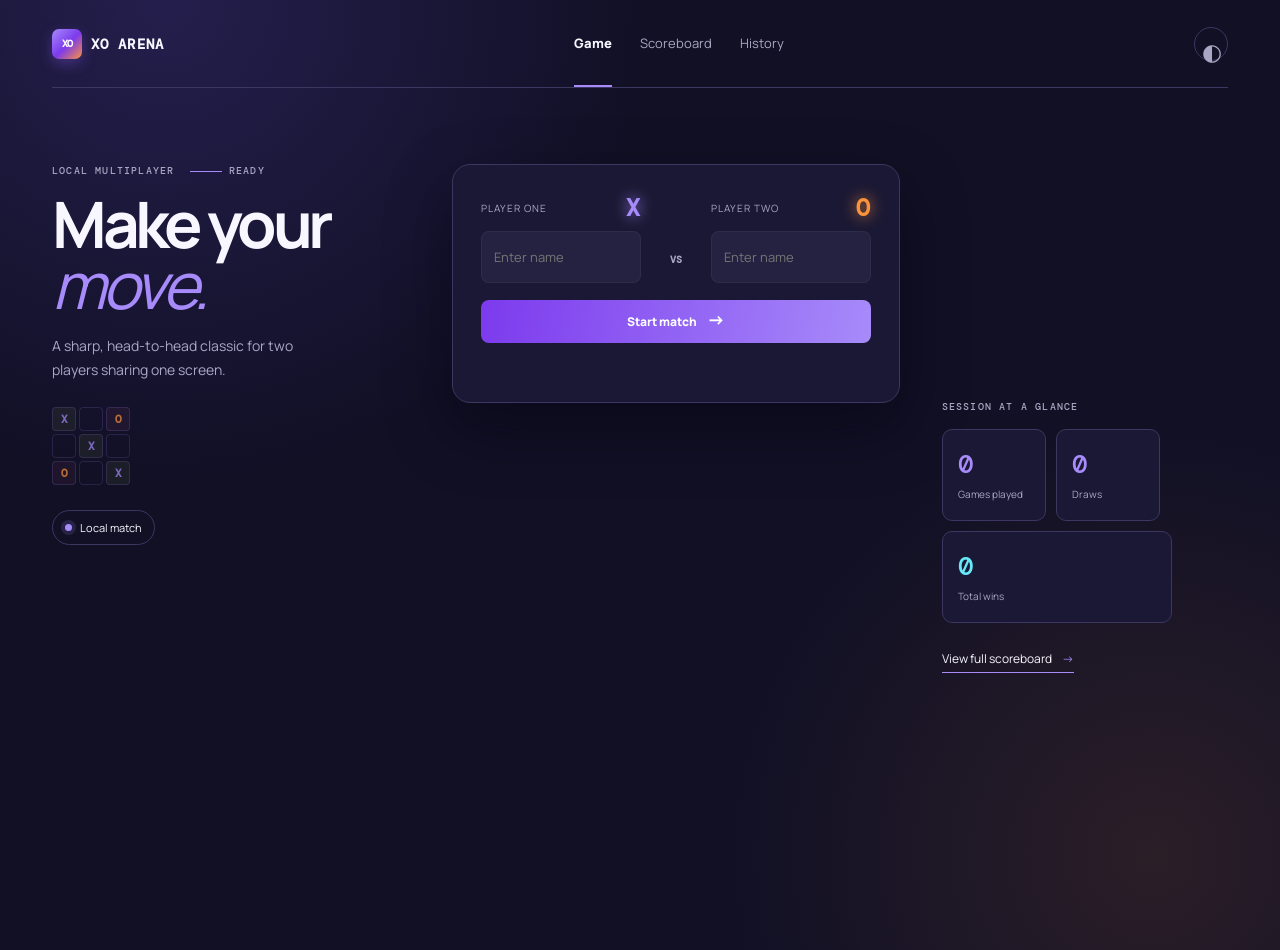
<file: index.html>
<!doctype html>
<html lang="en">
<head>
  <meta charset="UTF-8" />
  <meta name="viewport" content="width=device-width, initial-scale=1.0" />
  <meta name="description" content="A polished local multiplayer Tic-Tac-Toe game." />
  <title>XO Arena | Tic-Tac-Toe</title>
  <link rel="preconnect" href="https://fonts.googleapis.com" />
  <link rel="preconnect" href="https://fonts.gstatic.com" crossorigin />
  <link href="https://fonts.googleapis.com/css2?family=DM+Mono:wght@400;500&family=Manrope:wght@400;500;600;700;800&display=swap" rel="stylesheet" />
  <link rel="stylesheet" href="css/style.css" />
  <link rel="stylesheet" href="css/theme.css" />
</head>
<body>
  <div class="app-shell">
    <header class="site-header">
      <a class="brand" href="index.html" aria-label="XO Arena home"><span class="brand-mark">XO</span><span>XO ARENA</span></a>
      <nav class="nav-links" aria-label="Main navigation">
        <a class="active" href="index.html">Game</a><a href="scoreboard.html">Scoreboard</a><a href="history.html">History</a>
      </nav>
      <button id="theme-toggle" class="icon-button" type="button" aria-label="Switch color theme"><span aria-hidden="true">◐</span></button>
    </header>

    <main class="game-layout">
      <section class="intro-panel">
        <p class="eyebrow">LOCAL MULTIPLAYER <span></span> READY</p>
        <h1>Make your <em>move.</em></h1>
        <p class="intro-copy">A sharp, head-to-head classic for two players sharing one screen.</p>
        <div class="preview-grid" aria-hidden="true">
          <span class="x">X</span><span></span><span class="o">O</span>
          <span></span><span class="x">X</span><span></span>
          <span class="o">O</span><span></span><span class="x">X</span>
        </div>
        <div class="mode-pill"><span class="live-dot"></span> Local match</div>
      </section>

      <section class="game-panel" aria-label="Tic-Tac-Toe game">
        <form id="player-form" class="player-form" novalidate>
          <div class="field"><label for="player-x">Player one <b>X</b></label><input id="player-x" maxlength="24" placeholder="Enter name" autocomplete="name" /></div>
          <div class="vs">VS</div>
          <div class="field"><label for="player-o">Player two <b>O</b></label><input id="player-o" maxlength="24" placeholder="Enter name" autocomplete="name" /></div>
          <button class="start-button" type="submit">Start match <span>→</span></button>
          <p id="form-error" class="form-error" role="alert"></p>
        </form>

        <div id="match-area" class="match-area is-hidden">
          <div class="match-topbar">
            <div id="turn-indicator" class="turn-indicator" aria-live="polite"></div>
            <button id="new-game-button" class="text-button" type="button">New game</button>
          </div>
          <div id="board" class="board" role="grid" aria-label="Tic-Tac-Toe board">
            <button class="cell" type="button" data-index="0" role="gridcell" aria-label="Cell 1"></button><button class="cell" type="button" data-index="1" role="gridcell" aria-label="Cell 2"></button><button class="cell" type="button" data-index="2" role="gridcell" aria-label="Cell 3"></button>
            <button class="cell" type="button" data-index="3" role="gridcell" aria-label="Cell 4"></button><button class="cell" type="button" data-index="4" role="gridcell" aria-label="Cell 5"></button><button class="cell" type="button" data-index="5" role="gridcell" aria-label="Cell 6"></button>
            <button class="cell" type="button" data-index="6" role="gridcell" aria-label="Cell 7"></button><button class="cell" type="button" data-index="7" role="gridcell" aria-label="Cell 8"></button><button class="cell" type="button" data-index="8" role="gridcell" aria-label="Cell 9"></button>
          </div>
          <p id="game-message" class="game-message" aria-live="polite"></p>
        </div>
      </section>

      <aside class="quick-stats">
        <p class="eyebrow">SESSION AT A GLANCE</p>
        <div class="stat-cards">
          <div><span id="quick-total">0</span><small>Games played</small></div><div><span id="quick-draws">0</span><small>Draws</small></div>
          <div class="total-wins"><span id="quick-wins">0</span><small>Total wins</small></div>
        </div>
        <a class="view-link" href="scoreboard.html">View full scoreboard <span>→</span></a>
      </aside>
    </main>
  </div>
  <dialog id="result-dialog" class="result-dialog">
    <button id="dialog-close" class="dialog-close" type="button" aria-label="Close result">×</button>
    <div id="result-symbol" class="result-symbol"></div><p class="eyebrow">MATCH COMPLETE</p><h2 id="result-title"></h2><p id="result-copy"></p>
    <div class="result-actions"><button id="play-again" class="start-button" type="button">Play again <span>→</span></button><a href="history.html" class="text-button">View history</a></div>
  </dialog>
  <div id="toast" class="toast" role="status" aria-live="polite"></div>
  <script src="js/storage.js"></script><script src="js/game.js"></script>
</body>
</html>
</file>
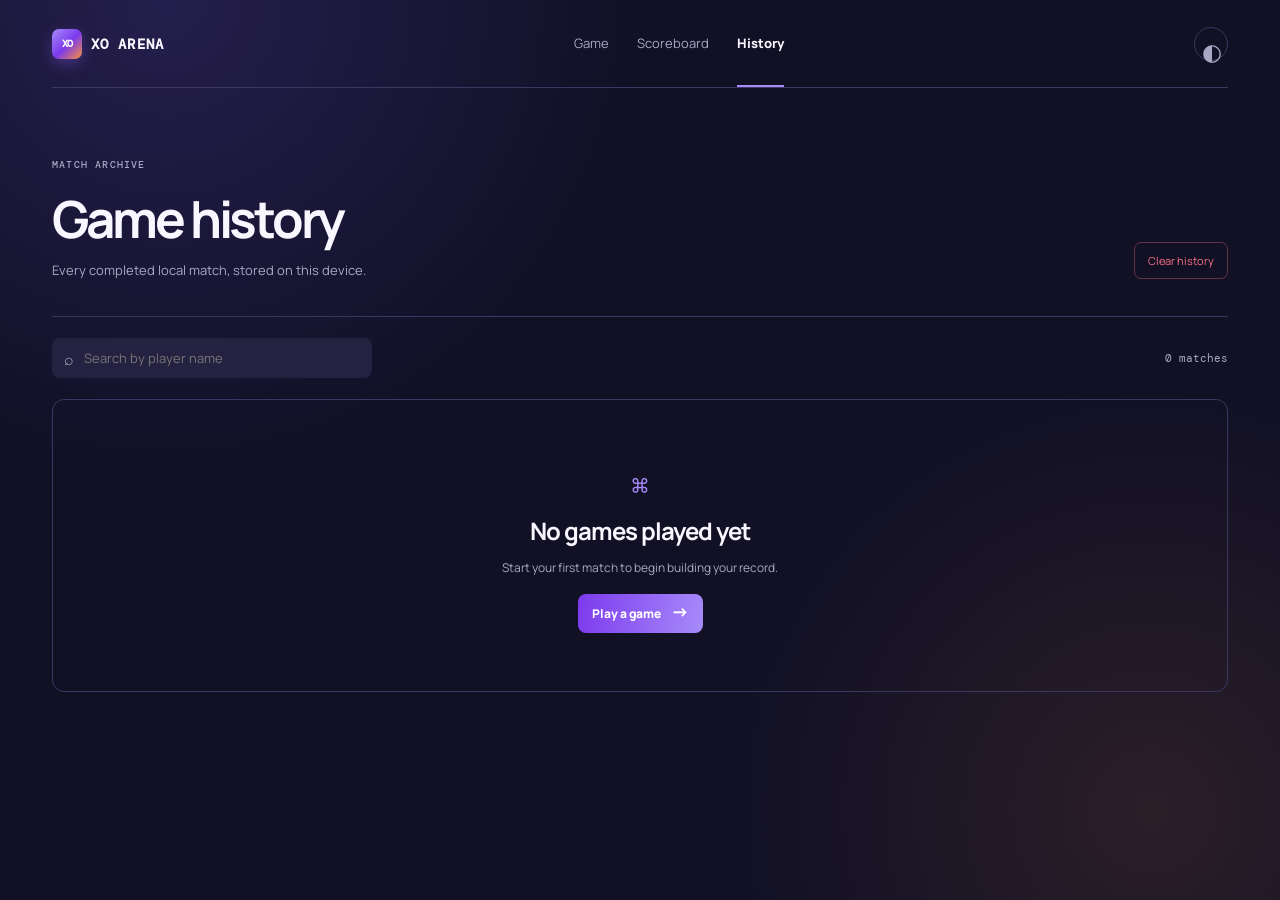
<file: history.html>
<!doctype html>
<html lang="en"><head><meta charset="UTF-8" /><meta name="viewport" content="width=device-width, initial-scale=1.0" /><title>History | XO Arena</title><link rel="preconnect" href="https://fonts.googleapis.com" /><link rel="preconnect" href="https://fonts.gstatic.com" crossorigin /><link href="https://fonts.googleapis.com/css2?family=DM+Mono:wght@400;500&family=Manrope:wght@400;500;600;700;800&display=swap" rel="stylesheet" /><link rel="stylesheet" href="css/style.css" /><link rel="stylesheet" href="css/theme.css" /></head>
<body><div class="app-shell"><header class="site-header"><a class="brand" href="index.html" aria-label="XO Arena home"><span class="brand-mark">XO</span><span>XO ARENA</span></a><nav class="nav-links" aria-label="Main navigation"><a href="index.html">Game</a><a href="scoreboard.html">Scoreboard</a><a class="active" href="history.html">History</a></nav><button id="theme-toggle" class="icon-button" type="button" aria-label="Switch color theme">◐</button></header><main class="page-content"><p class="eyebrow">MATCH ARCHIVE</p><div class="page-heading"><div><h1>Game history</h1><p>Every completed local match, stored on this device.</p></div><button id="clear-history" class="danger-button" type="button">Clear history</button></div><div class="toolbar"><label class="search"><span>⌕</span><input id="history-search" type="search" placeholder="Search by player name" /></label><p id="history-count"></p></div><section id="history-list" class="history-list" aria-live="polite"></section></main></div><script src="js/storage.js"></script><script src="js/history.js"></script></body></html>
</file>
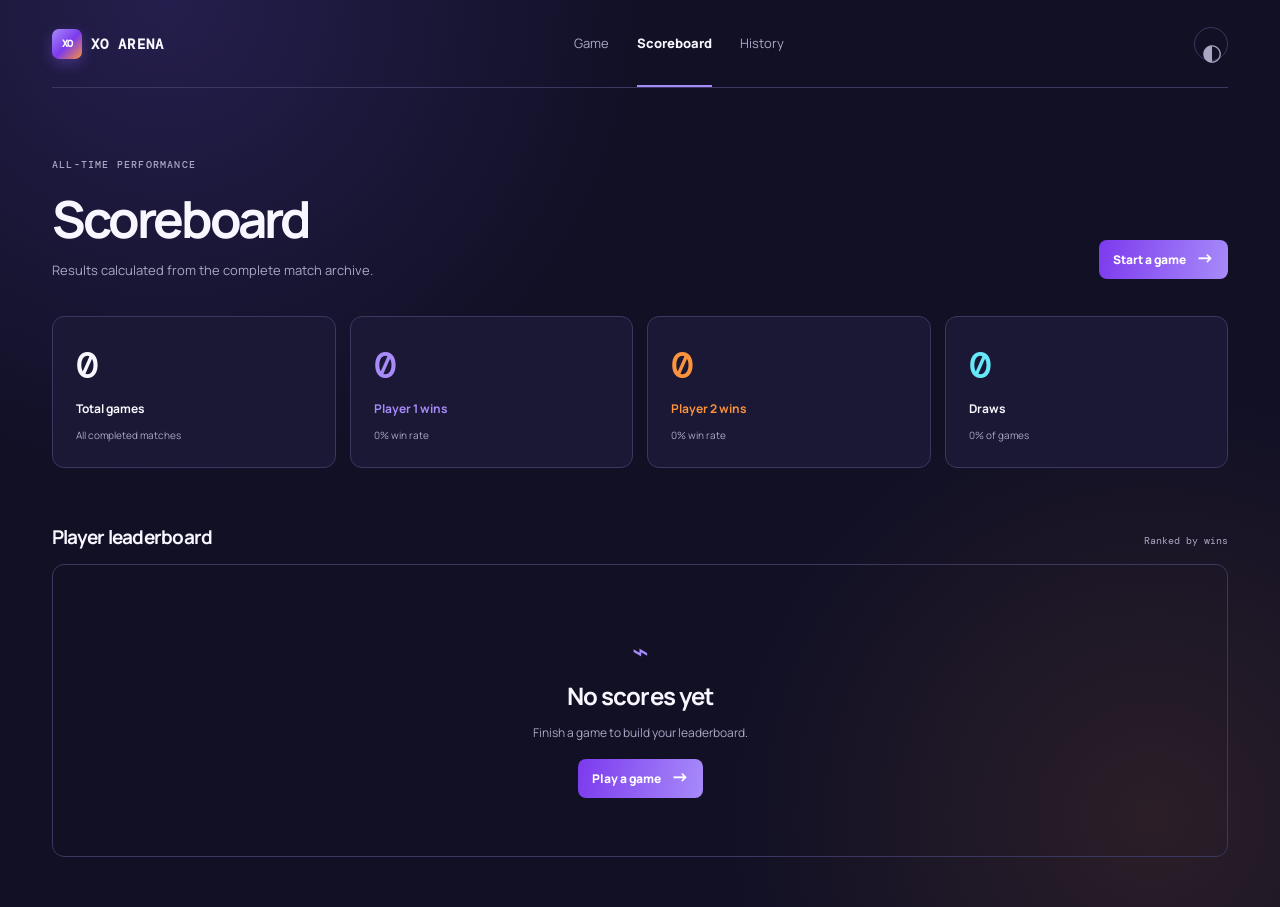
<file: scoreboard.html>
<!doctype html>
<html lang="en"><head><meta charset="UTF-8" /><meta name="viewport" content="width=device-width, initial-scale=1.0" /><title>Scoreboard | XO Arena</title><link rel="preconnect" href="https://fonts.googleapis.com" /><link rel="preconnect" href="https://fonts.gstatic.com" crossorigin /><link href="https://fonts.googleapis.com/css2?family=DM+Mono:wght@400;500&family=Manrope:wght@400;500;600;700;800&display=swap" rel="stylesheet" /><link rel="stylesheet" href="css/style.css" /><link rel="stylesheet" href="css/theme.css" /></head>
<body><div class="app-shell"><header class="site-header"><a class="brand" href="index.html" aria-label="XO Arena home"><span class="brand-mark">XO</span><span>XO ARENA</span></a><nav class="nav-links" aria-label="Main navigation"><a href="index.html">Game</a><a class="active" href="scoreboard.html">Scoreboard</a><a href="history.html">History</a></nav><button id="theme-toggle" class="icon-button" type="button" aria-label="Switch color theme">◐</button></header><main class="page-content"><p class="eyebrow">ALL-TIME PERFORMANCE</p><div class="page-heading"><div><h1>Scoreboard</h1><p>Results calculated from the complete match archive.</p></div><a class="start-button compact" href="index.html">Start a game <span>→</span></a></div><section id="score-summary" class="score-summary" aria-live="polite"></section><section class="leaderboard-section"><div class="section-title"><h2>Player leaderboard</h2><span>Ranked by wins</span></div><div id="leaderboard" class="leaderboard"></div></section></main></div><script src="js/storage.js"></script><script src="js/scoreboard.js"></script></body></html>
</file>
<file: css/style.css>
:root{--bg:#10131d;--panel:#171b27;--raised:#202534;--line:#303748;--text:#f4f6fb;--muted:#939bad;--lime:#d7ff59;--pink:#ff7bba;--cyan:#6de7f1;--danger:#ff7c81;--shadow:0 22px 60px #0005} [data-theme="light"]{--bg:#f6f7fb;--panel:#fff;--raised:#f0f2f8;--line:#dfe3ed;--text:#171b27;--muted:#687084;--lime:#477400;--pink:#b72e70;--cyan:#087781;--shadow:0 18px 45px #20284018}*{box-sizing:border-box}body{margin:0;background:radial-gradient(circle at 25% 0,#28304a55,transparent 31rem),var(--bg);color:var(--text);font-family:Manrope,Arial,sans-serif;min-height:100vh}.app-shell{max-width:1240px;margin:auto;padding:0 32px 50px}.site-header{height:88px;display:flex;align-items:center;justify-content:space-between;border-bottom:1px solid var(--line)}.brand{color:var(--text);font:700 14px "DM Mono",monospace;letter-spacing:.08em;text-decoration:none;display:flex;gap:9px;align-items:center}.brand-mark{color:var(--bg);background:var(--lime);border-radius:5px;width:25px;height:25px;display:grid;place-items:center;font-size:19px}.nav-links{display:flex;gap:28px;height:100%;align-items:center}.nav-links a{color:var(--muted);font-size:13px;text-decoration:none;height:100%;display:grid;place-items:center;border-bottom:2px solid transparent}.nav-links a:hover,.nav-links .active{color:var(--text);border-color:var(--lime)}button,input{font:inherit}.icon-button,.text-button,.delete-button{cursor:pointer;border:0;background:none;color:var(--muted)}.icon-button{font-size:23px;padding:7px}.game-layout{display:grid;grid-template-columns:1fr 1.25fr .8fr;gap:42px;align-items:center;min-height:calc(100vh - 138px)}.eyebrow{font:500 10px "DM Mono",monospace;letter-spacing:.12em;color:var(--muted);margin:0;text-transform:uppercase}.eyebrow span{display:inline-block;width:32px;height:1px;background:var(--lime);vertical-align:middle;margin-left:8px}.intro-panel h1{font-size:clamp(3rem,5vw,5.5rem);line-height:.96;letter-spacing:-.07em;margin:16px 0 18px}.intro-panel em{font-weight:400;color:var(--lime)}.intro-copy{color:var(--muted);max-width:260px;line-height:1.7;font-size:14px}.mode-pill{display:inline-flex;align-items:center;gap:8px;color:var(--text);font-size:11px;margin-top:29px;padding:9px 12px;border:1px solid var(--line);border-radius:99px}.live-dot{width:7px;height:7px;border-radius:50%;background:var(--lime);box-shadow:0 0 0 4px color-mix(in srgb,var(--lime) 15%,transparent)}.game-panel{background:var(--panel);border:1px solid var(--line);box-shadow:var(--shadow);padding:28px;border-radius:18px}.player-form{display:grid;grid-template-columns:1fr 28px 1fr;gap:14px;align-items:end}.field label{display:block;color:var(--muted);font-size:10px;text-transform:uppercase;letter-spacing:.1em;margin-bottom:8px}.field label b{font-size:13px;margin-left:4px;color:var(--lime)}.field:last-of-type label b{color:var(--pink)}input{width:100%;color:var(--text);background:var(--raised);border:1px solid transparent;border-radius:8px;padding:12px;font-size:13px;outline:none}input:focus{border-color:var(--lime)}.vs{color:var(--muted);font:10px "DM Mono",monospace;text-align:center;margin-bottom:14px}.start-button{cursor:pointer;border:0;border-radius:8px;background:var(--lime);color:#162000;font-weight:800;font-size:12px;padding:13px 17px;text-decoration:none;text-align:center;transition:transform .15s,filter .15s}.start-button:hover{transform:translateY(-2px);filter:brightness(1.06)}.start-button span{font-size:18px;line-height:0;margin-left:8px}.player-form .start-button,.form-error{grid-column:1/-1}.form-error{min-height:14px;margin:0;color:var(--danger);font-size:11px}.is-hidden{display:none!important}.match-topbar{display:flex;justify-content:space-between;align-items:center;margin-bottom:23px}.turn-indicator{display:flex;align-items:center;gap:9px;color:var(--muted);font-size:12px}.turn-indicator b{color:var(--text)}.turn-mark,.avatar{width:27px;height:27px;display:grid;place-items:center;border-radius:7px;font:600 15px "DM Mono",monospace}.x{color:var(--lime);background:#d7ff5914}.o{color:var(--pink);background:#ff7bba14}.text-button{font-size:11px;text-decoration:underline;text-underline-offset:3px}.text-button:hover{color:var(--text)}.board{display:grid;grid-template-columns:repeat(3,1fr);aspect-ratio:1;gap:7px}.cell{cursor:pointer;border:1px solid var(--line);border-radius:10px;background:var(--raised);color:var(--text);font:600 clamp(2.7rem,8vw,4.5rem) "DM Mono",monospace;transition:background .2s,transform .15s}.cell:not(:disabled):hover{background:color-mix(in srgb,var(--lime) 12%,var(--raised));transform:scale(1.03)}.cell.x{color:var(--lime)}.cell.o{color:var(--pink)}.cell.placed{animation:place .22s ease-out}.cell.winner{background:color-mix(in srgb,var(--lime) 18%,var(--raised));border-color:var(--lime);box-shadow:0 0 18px #d7ff5935}.game-message{height:14px;text-align:center;color:var(--danger);font-size:11px;margin:14px 0 0}.shake{animation:shake .3s}.quick-stats{align-self:center}.stat-cards{display:flex;gap:10px;margin:16px 0 23px}.stat-cards div{border:1px solid var(--line);background:var(--panel);padding:17px 15px;border-radius:10px;min-width:105px}.stat-cards span{font:500 26px "DM Mono",monospace;color:var(--lime);display:block}.stat-cards small{color:var(--muted);font-size:10px}.view-link{color:var(--text);font-size:12px;text-decoration:none;border-bottom:1px solid var(--lime);padding-bottom:5px}.view-link span{color:var(--lime);margin-left:8px}.result-dialog{color:var(--text);background:var(--panel);border:1px solid var(--line);border-radius:18px;padding:38px;max-width:380px;width:calc(100% - 32px);text-align:center;box-shadow:var(--shadow)}.result-dialog::backdrop{background:#050710aa;backdrop-filter:blur(4px)}.dialog-close{position:absolute;right:13px;top:9px;border:0;background:none;color:var(--muted);font-size:24px;cursor:pointer}.result-symbol{font:600 56px "DM Mono",monospace;margin-bottom:12px}.result-symbol.x{color:var(--lime)}.result-symbol.o{color:var(--pink)}.result-symbol.draw{color:var(--cyan)}.result-dialog h2{letter-spacing:-.05em;margin:10px 0 7px;font-size:28px}.result-dialog p:not(.eyebrow){color:var(--muted);font-size:12px}.result-actions{display:grid;gap:15px;margin-top:27px}.page-content{padding-top:70px}.page-heading{display:flex;justify-content:space-between;align-items:end;margin:12px 0 37px}.page-heading h1{font-size:clamp(2.2rem,4vw,3.5rem);letter-spacing:-.06em;margin:0}.page-heading p{color:var(--muted);font-size:13px;margin:8px 0 0}.compact{padding:11px 14px}.danger-button{cursor:pointer;border:1px solid #ff7c8155;color:var(--danger);background:transparent;border-radius:7px;padding:10px 13px;font-size:11px}.toolbar{border-top:1px solid var(--line);padding:21px 0;display:flex;justify-content:space-between;align-items:center}.toolbar p{font:11px "DM Mono",monospace;color:var(--muted)}.search{position:relative;max-width:320px;width:100%}.search span{position:absolute;left:12px;top:10px;color:var(--muted)}.search input{padding:10px 12px 10px 31px}.history-list{border:1px solid var(--line);border-radius:12px;overflow:hidden}.history-head,.history-row{display:grid;grid-template-columns:1.6fr 1fr 1fr 30px;gap:14px;align-items:center;padding:16px 20px}.history-head{background:var(--raised);color:var(--muted);font:10px "DM Mono",monospace;text-transform:uppercase;letter-spacing:.08em}.history-row{border-top:1px solid var(--line);font-size:12px}.players{display:flex;align-items:center;gap:7px;min-width:0}.players b{max-width:100px;overflow:hidden;text-overflow:ellipsis}.avatar{width:25px;height:25px;font-size:12px;flex:none}.versus{color:var(--muted);font-size:10px}.result-badge{font-size:11px;font-weight:700}.result-badge.x{color:var(--lime)}.result-badge.o{color:var(--pink)}.result-badge.draw{color:var(--cyan)}.history-row small{display:block;color:var(--muted);font-size:10px;margin-top:4px}.history-row time{color:var(--muted);font-size:11px}.delete-button{font-size:20px}.delete-button:hover{color:var(--danger)}.empty-state{text-align:center;padding:68px 20px;color:var(--muted)}.empty-state>div{font:28px "DM Mono",monospace;color:var(--lime)}.empty-state h2{color:var(--text);letter-spacing:-.04em;margin:9px 0}.empty-state p{font-size:12px;margin-bottom:25px}.score-summary{display:grid;grid-template-columns:repeat(4,1fr);gap:14px;margin-bottom:56px}.summary-card{border:1px solid var(--line);background:var(--panel);border-radius:12px;padding:23px}.summary-card span{font:500 38px "DM Mono",monospace;display:block}.summary-card p{font-size:12px;font-weight:700;margin:10px 0 5px}.summary-card small{font-size:10px;color:var(--muted)}.summary-card.x span{color:var(--lime)}.summary-card.o span{color:var(--pink)}.summary-card.draw span{color:var(--cyan)}.section-title{display:flex;justify-content:space-between;align-items:baseline;margin-bottom:14px}.section-title h2{margin:0;font-size:19px;letter-spacing:-.04em}.section-title span{font:10px "DM Mono",monospace;color:var(--muted)}.leaderboard{border:1px solid var(--line);border-radius:12px;overflow:hidden}.leaderboard-row{display:grid;grid-template-columns:40px 35px 1fr 1fr 80px 55px;gap:10px;align-items:center;padding:14px 20px;border-top:1px solid var(--line);font-size:12px}.leaderboard-row:first-child{border-top:0}.rank{font:11px "DM Mono",monospace;color:var(--muted)}.leaderboard-row>span:not(.avatar):not(.rank){color:var(--muted);font-size:11px}.leaderboard-row strong{color:var(--lime);font-size:11px}.player-rate{text-align:right}@keyframes place{from{transform:scale(.4);opacity:0}to{transform:scale(1);opacity:1}}@keyframes shake{25%{transform:translateX(-5px)}75%{transform:translateX(5px)}}@media(max-width:900px){.game-layout{grid-template-columns:1fr 1.2fr;gap:30px}.quick-stats{grid-column:1/-1;display:flex;gap:28px;align-items:center}.quick-stats .eyebrow{display:none}.stat-cards{margin:0}.score-summary{grid-template-columns:repeat(2,1fr)}}@media(max-width:620px){.app-shell{padding:0 17px 35px}.site-header{height:68px}.brand{font-size:12px}.nav-links{gap:15px}.nav-links a{font-size:11px}.icon-button{display:none}.game-layout{display:block;padding-top:45px;min-height:unset}.intro-panel{margin-bottom:30px}.intro-panel h1{font-size:3.3rem}.game-panel{padding:19px}.player-form{grid-template-columns:1fr}.vs{margin:0}.quick-stats{display:block;margin:27px 0}.stat-cards div{flex:1}.page-content{padding-top:46px}.page-heading{align-items:flex-start;gap:17px;margin-bottom:27px}.page-heading h1{font-size:2.5rem}.page-heading p{font-size:11px}.history-head{display:none}.history-row{grid-template-columns:1fr 25px;gap:10px;padding:15px}.history-row>div:nth-child(2),.history-row time{grid-column:1}.history-row>div:nth-child(2){grid-row:2}.history-row time{grid-row:3}.history-row .delete-button{grid-column:2;grid-row:1}.score-summary{gap:9px;margin-bottom:35px}.summary-card{padding:17px}.summary-card span{font-size:28px}.leaderboard-row{grid-template-columns:27px 32px 1fr 52px;gap:7px;padding:13px}.leaderboard-row>span:nth-of-type(3),.player-rate{display:none}.toolbar{gap:10px}.danger-button{white-space:nowrap}}
</file>
<file: css/theme.css>
/* XO Arena brand refresh */
@import url("polish.css");
:root{--bg:#111025;--panel:#1a1834;--raised:#252241;--line:#3b3760;--text:#f8f7ff;--muted:#aaa7c4;--lime:#a78bfa;--pink:#fb923c;--cyan:#67e8f9;--danger:#fb7185;--shadow:0 22px 60px #05030f99}
[data-theme="light"]{--bg:#f8f7ff;--panel:#fff;--raised:#f0edff;--line:#ddd8f2;--text:#201d38;--muted:#726c90;--lime:#6d4de8;--pink:#d65e0f;--cyan:#087c91;--shadow:0 18px 45px #312b6018}
body{background:radial-gradient(circle at 13% 0,#7358ed33,transparent 30rem),radial-gradient(circle at 90% 90%,#fb923c1c,transparent 27rem),var(--bg)}
.brand-mark{color:#fff;background:linear-gradient(135deg,var(--lime),#7c3aed 52%,var(--pink));border-radius:7px;width:30px;height:30px;display:grid;place-items:center;font-size:10px;letter-spacing:-.12em;font-weight:800;box-shadow:0 5px 14px #8b5cf655}
.start-button{color:#fff;background:linear-gradient(100deg,#7c3aed,var(--lime))}
.live-dot{box-shadow:0 0 0 4px #a78bfa26}
.cell.winner{box-shadow:0 0 20px #a78bfa55}
.game-layout{min-height:calc(100vh - 88px);align-items:start;padding-top:76px}
.player-form{gap:17px}.field{position:relative}.field label{display:flex;align-items:center;justify-content:space-between;min-height:30px}.field label b{font:700 23px "DM Mono",monospace;line-height:1;text-shadow:0 0 15px currentColor}.field:first-child{padding-right:4px}.field:last-of-type{padding-left:4px}.field input{min-height:52px;border-color:#ffffff0c}.field input:focus{box-shadow:0 0 0 3px #a78bfa22}.vs{margin-bottom:17px;color:var(--muted);font-weight:700}.game-panel{box-shadow:0 25px 65px #05030f77}.quick-stats{padding-top:4px}.stat-cards{flex-wrap:wrap;max-width:230px}.stat-cards div{min-width:104px}.stat-cards .total-wins{width:100%}.stat-cards .total-wins span{color:var(--cyan)}.preview-grid{display:grid;grid-template-columns:repeat(3,24px);grid-template-rows:repeat(3,24px);gap:3px;margin:26px 0 -4px;opacity:.72}.preview-grid span{display:grid;place-items:center;border:1px solid #a78bfa38;border-radius:4px;font:700 11px "DM Mono",monospace}.preview-grid .x{color:var(--lime)}.preview-grid .o{color:var(--pink)}.icon-button{width:34px;height:34px;display:grid;place-items:center;border:1px solid var(--line);border-radius:50%;transition:background .18s,transform .18s}.icon-button:hover{background:var(--raised);transform:rotate(20deg)}.nav-links .active{font-weight:800;color:var(--text)}
@media(max-width:900px){.game-layout{padding-top:54px}.quick-stats{padding-top:0}.stat-cards{max-width:none}.stat-cards .total-wins{width:auto}}
@media(max-width:620px){.game-layout{padding-top:38px}.preview-grid{display:none}.stat-cards .total-wins{width:auto}.field:first-child,.field:last-of-type{padding:0}}
</file>
